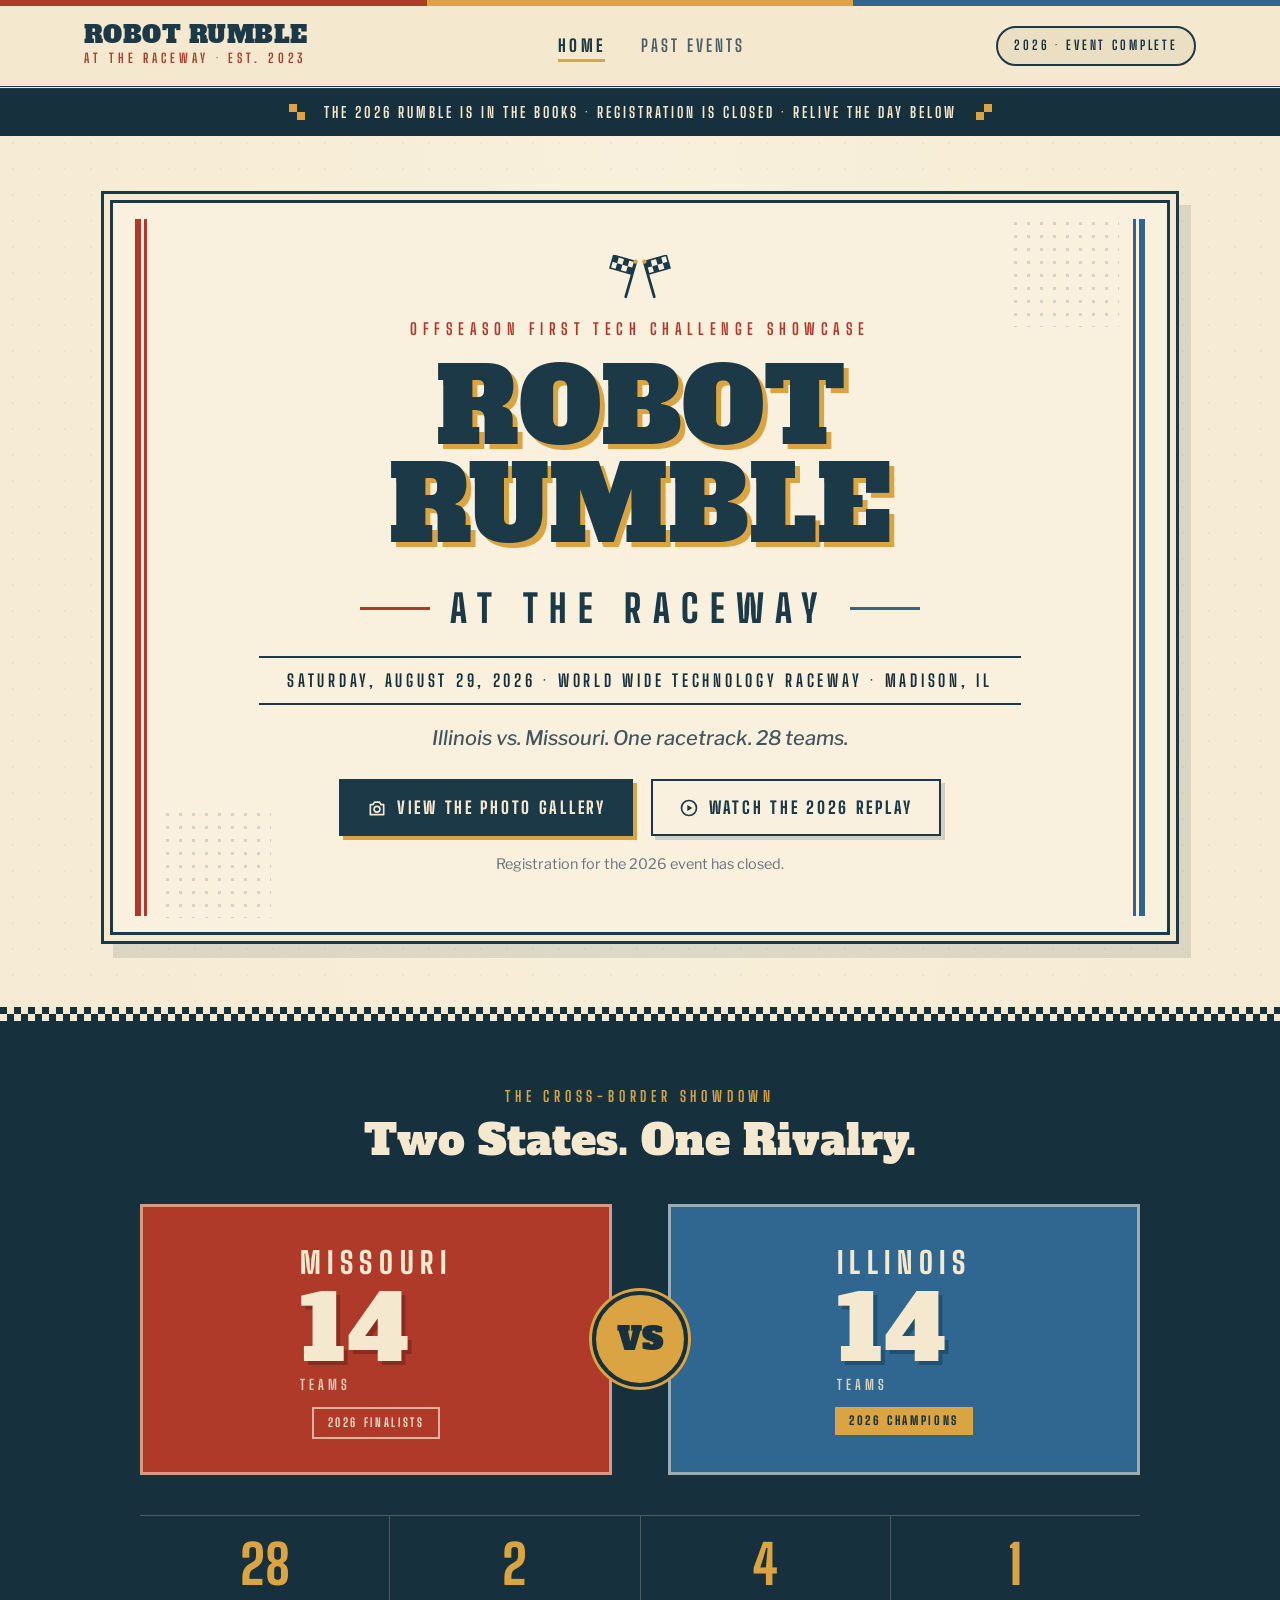
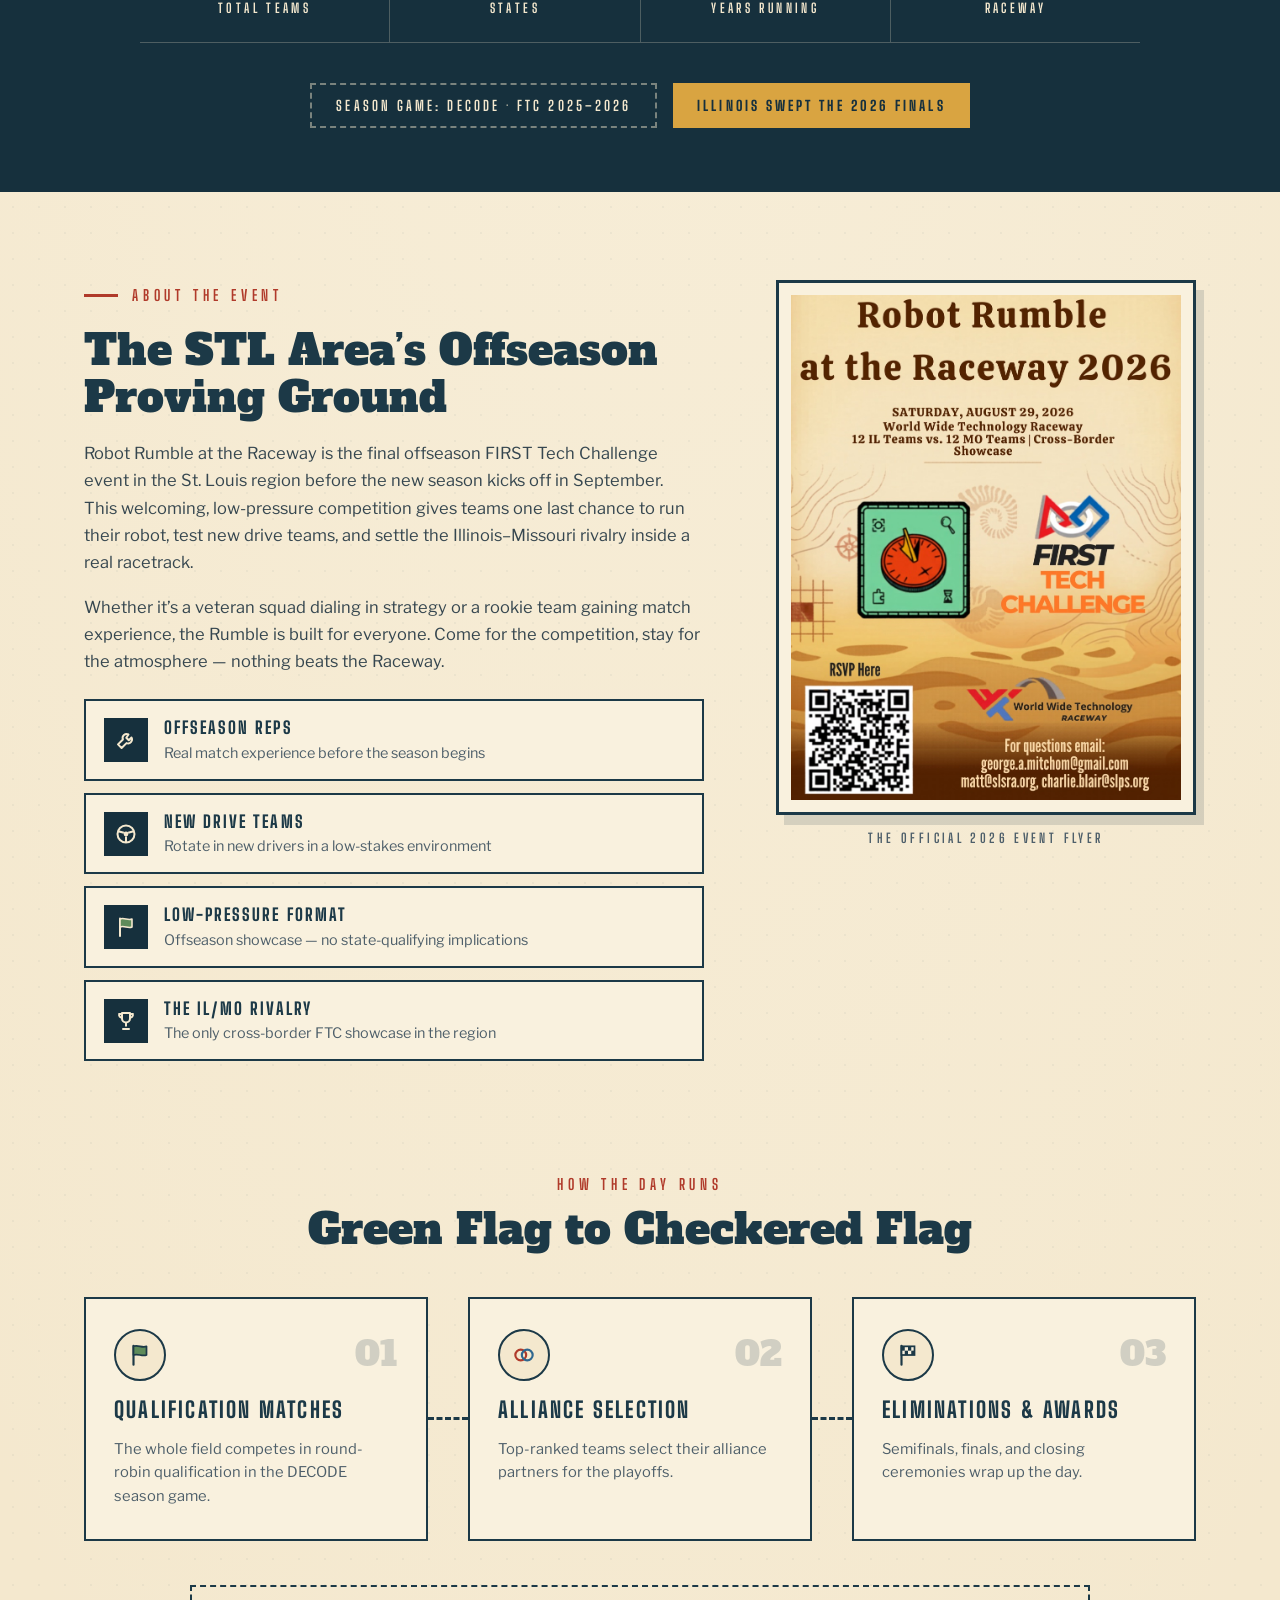
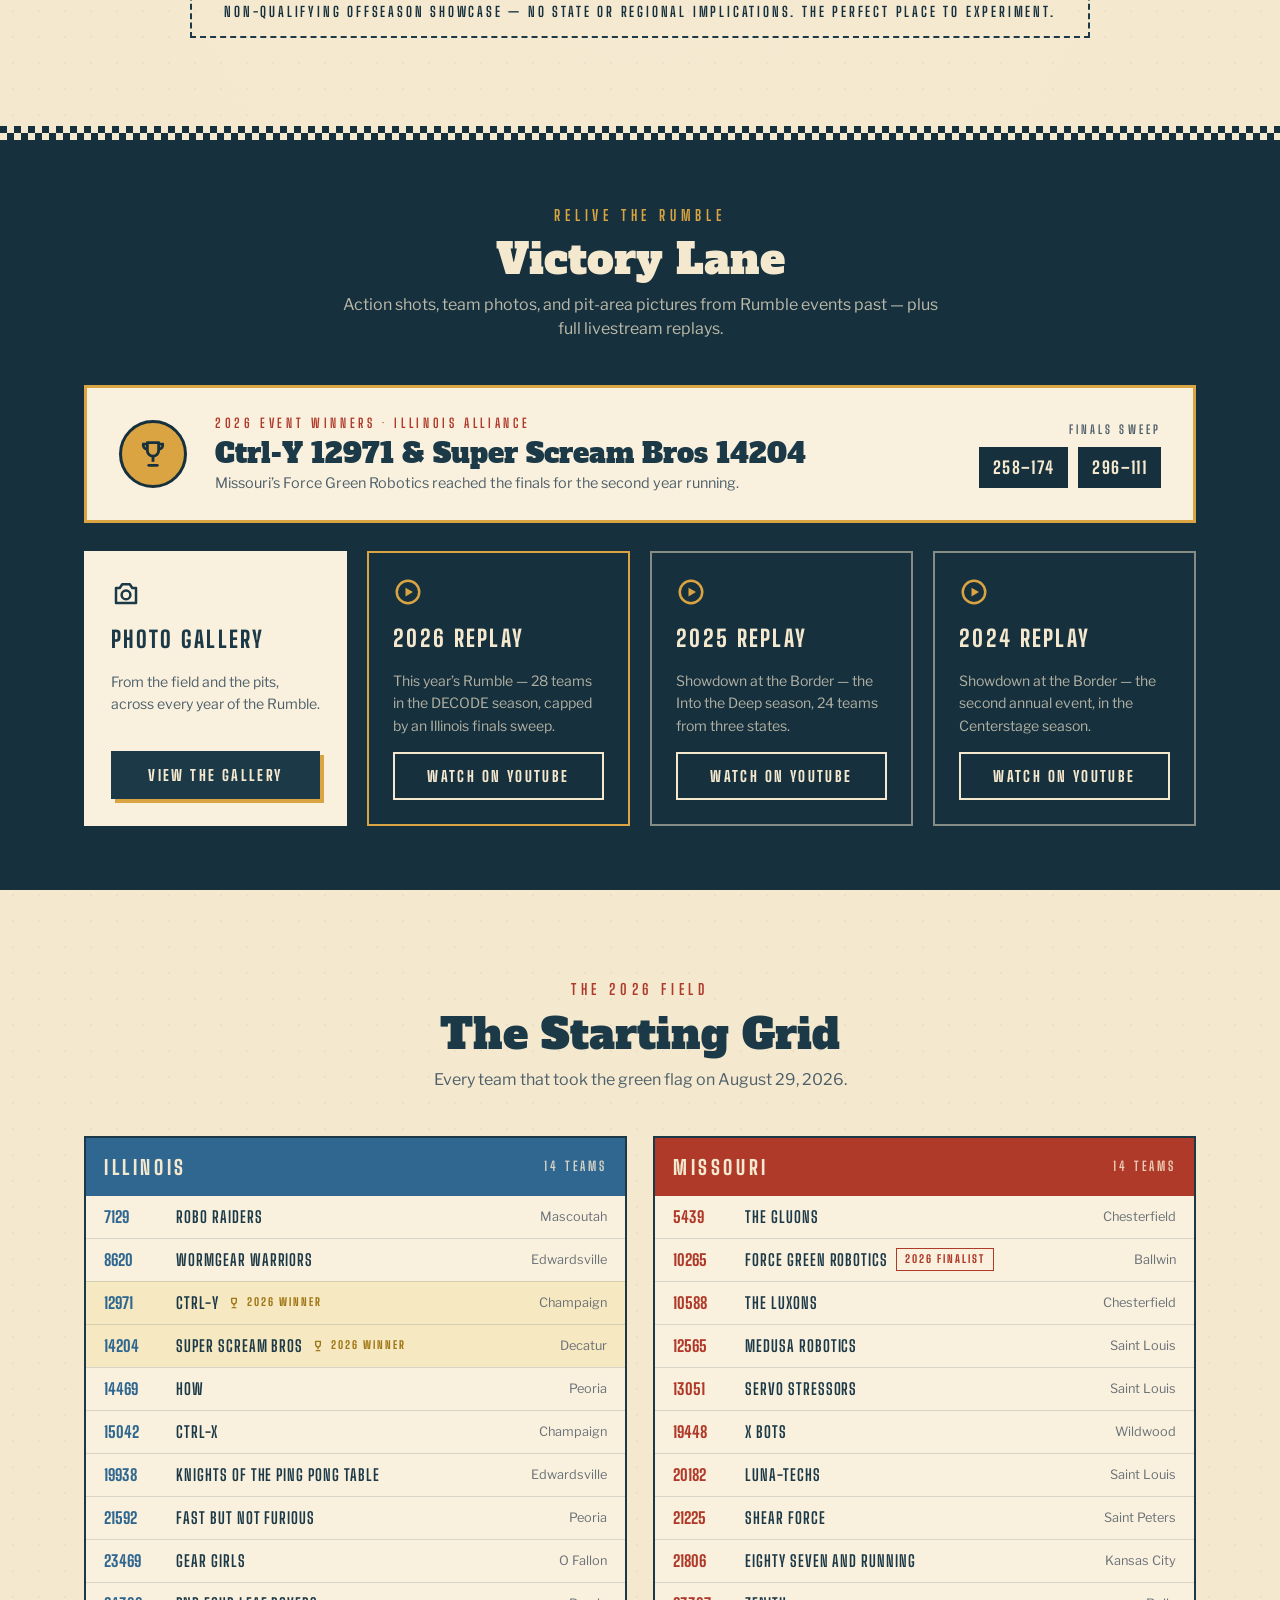
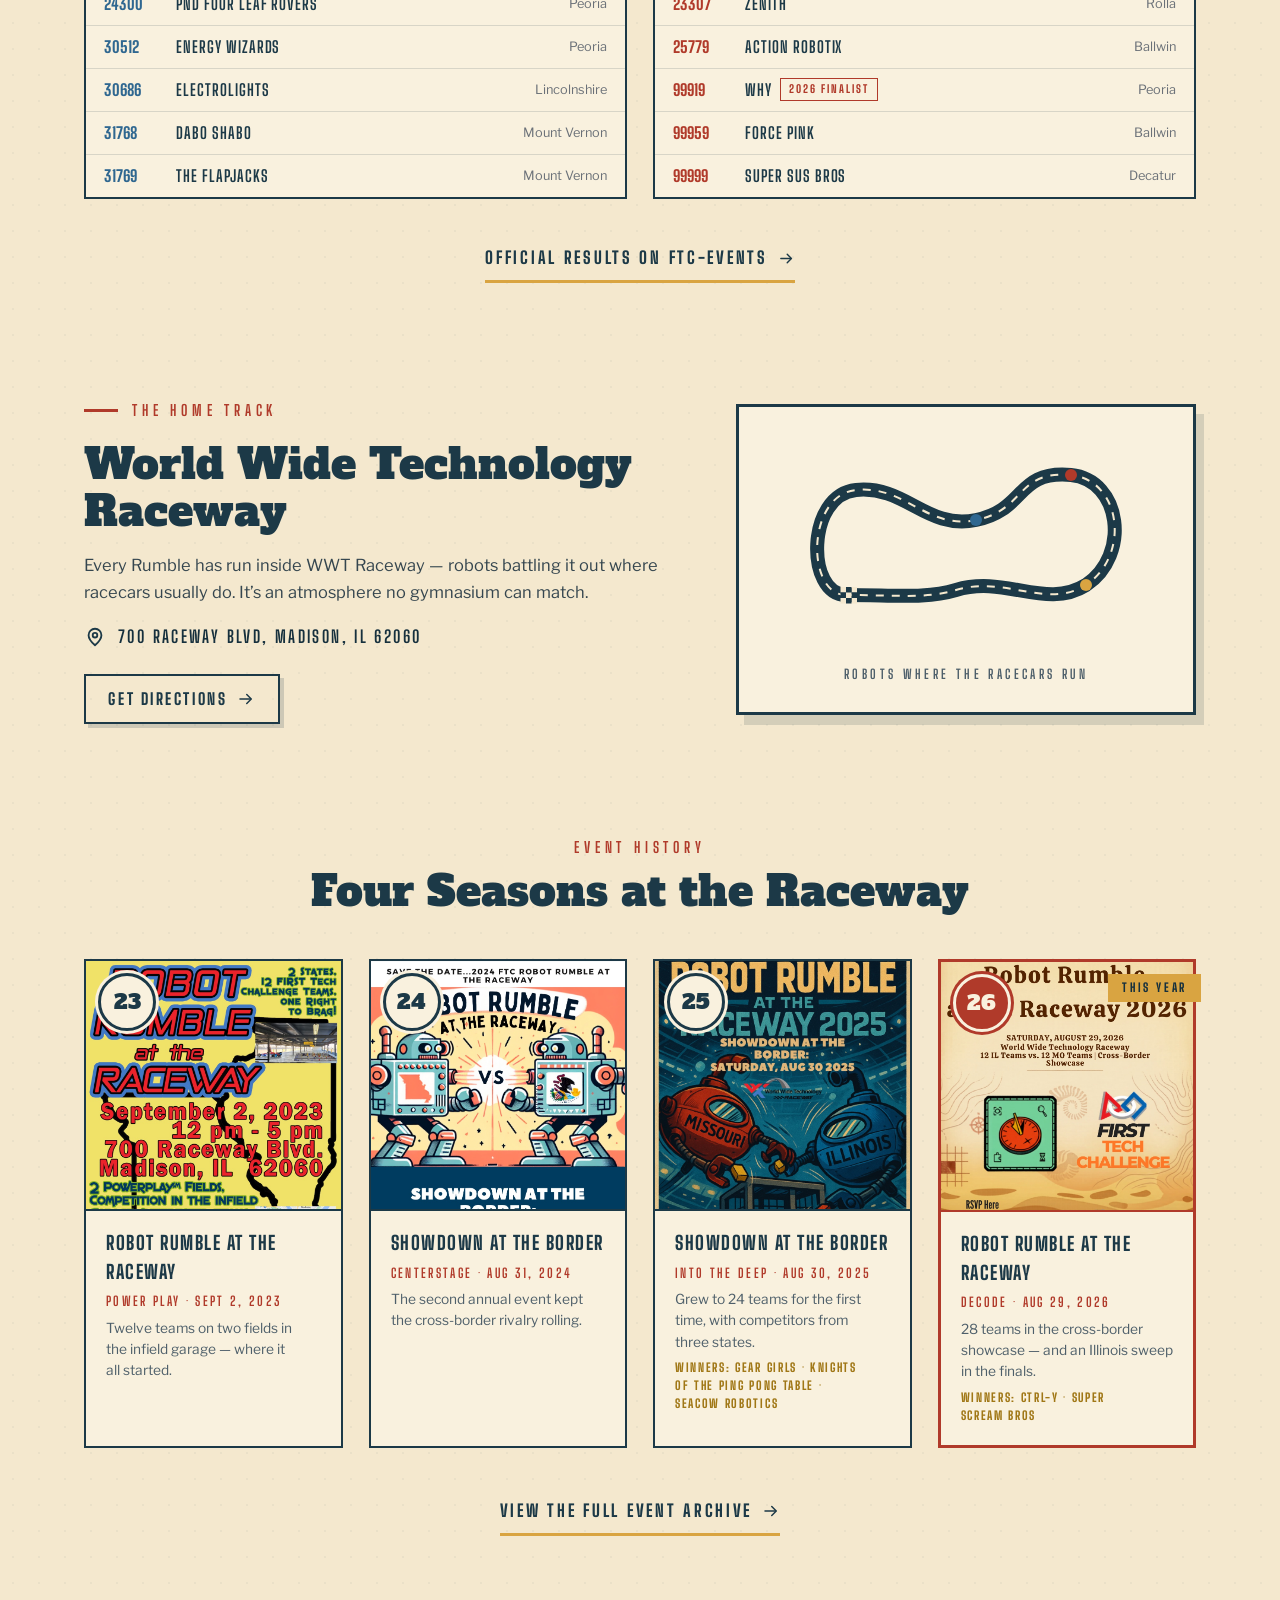
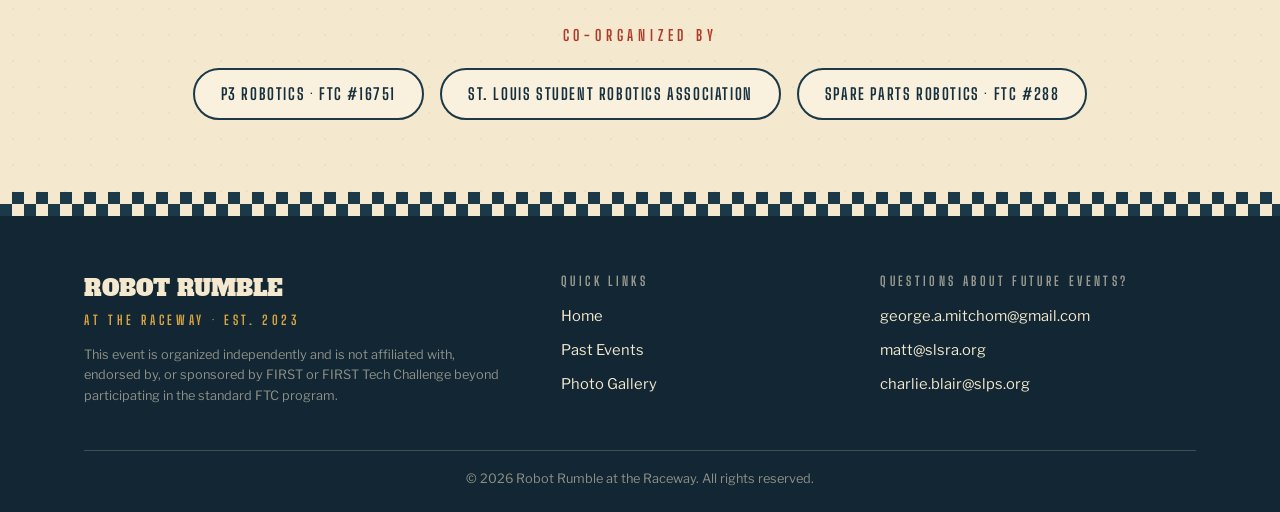
<file: index.html>
<!DOCTYPE html>
<html lang="en">
<head>
  <meta charset="UTF-8">
  <meta name="viewport" content="width=device-width, initial-scale=1.0">
  <title>Robot Rumble at the Raceway – Offseason FTC Showcase</title>
  <meta name="description" content="Robot Rumble at the Raceway is the St. Louis area's offseason FIRST Tech Challenge showcase — Illinois vs. Missouri at World Wide Technology Raceway. The 2026 event is complete: results, photos, and replays.">

  <meta property="og:title" content="Robot Rumble at the Raceway – Offseason FTC Showcase">
  <meta property="og:description" content="Illinois vs. Missouri. One racetrack. 28 teams. The 2026 Rumble is in the books — see the results, photos, and replays.">
  <meta property="og:type" content="website">
  <meta property="og:image" content="images/flyer-2026.jpg">

  <link rel="preconnect" href="https://fonts.googleapis.com">
  <link rel="preconnect" href="https://fonts.gstatic.com" crossorigin>
  <link href="https://fonts.googleapis.com/css2?family=Alfa+Slab+One&family=Big+Shoulders+Display:wght@500;600;700;800&family=Libre+Franklin:ital,wght@0,400;0,500;0,600;0,700;1,400;1,500&display=swap" rel="stylesheet">
  <link rel="stylesheet" href="css/styles.css">
</head>
<body>
<a href="#main" class="skip-link">Skip to main content</a>

<div class="stripe" aria-hidden="true"><span></span><span></span><span></span></div>

<nav class="site-nav" aria-label="Main navigation">
  <div class="container">
    <a class="nav-logo" href="index.html" aria-label="Robot Rumble at the Raceway – Home">
      <strong>ROBOT RUMBLE</strong>
      <span>At the Raceway · Est. 2023</span>
    </a>
    <ul class="nav-links">
      <li><a href="index.html" class="active">Home</a></li>
      <li><a href="history.html">Past Events</a></li>
    </ul>
    <span class="chip chip--nav">2026 · Event Complete</span>
    <button class="nav-hamburger" aria-label="Menu" aria-expanded="false"><span></span><span></span><span></span></button>
  </div>
</nav>

<div class="ribbon" role="status">
  <svg width="18" height="18" viewBox="0 0 18 18" fill="none" aria-hidden="true"><rect x="1" y="1" width="8" height="8" fill="#D9A441"/><rect x="9" y="9" width="8" height="8" fill="#D9A441"/></svg>
  <span>The 2026 Rumble is in the books · Registration is closed · Relive the day below</span>
  <svg width="18" height="18" viewBox="0 0 18 18" fill="none" aria-hidden="true"><rect x="9" y="1" width="8" height="8" fill="#D9A441"/><rect x="1" y="9" width="8" height="8" fill="#D9A441"/></svg>
</div>

<main id="main">

<!-- HERO POSTER -->
<section class="hero" aria-label="Robot Rumble at the Raceway 2026">
  <div class="poster">
    <div class="poster-stripe poster-stripe--left" aria-hidden="true"><span></span><span></span></div>
    <div class="poster-stripe poster-stripe--right" aria-hidden="true"><span></span><span></span></div>
    <div class="halftone halftone--tr" aria-hidden="true"></div>
    <div class="halftone halftone--bl" aria-hidden="true"></div>

    <svg width="64" height="44" viewBox="0 0 56 40" fill="none" aria-hidden="true">
      <line x1="15" y1="38" x2="24" y2="7" stroke="#1C3947" stroke-width="2.5" stroke-linecap="round"/>
      <line x1="41" y1="38" x2="32" y2="7" stroke="#1C3947" stroke-width="2.5" stroke-linecap="round"/>
      <g transform="translate(24 7) rotate(16)">
        <rect x="-21" y="-1" width="20" height="12" fill="#F9F1DE" stroke="#1C3947" stroke-width="1.5"/>
        <rect x="-21" y="-1" width="5" height="6" fill="#1C3947"/><rect x="-11" y="-1" width="5" height="6" fill="#1C3947"/>
        <rect x="-16" y="5" width="5" height="6" fill="#1C3947"/><rect x="-6" y="5" width="5" height="6" fill="#1C3947"/>
      </g>
      <g transform="translate(32 7) rotate(-16)">
        <rect x="1" y="-1" width="20" height="12" fill="#F9F1DE" stroke="#1C3947" stroke-width="1.5"/>
        <rect x="1" y="-1" width="5" height="6" fill="#1C3947"/><rect x="11" y="-1" width="5" height="6" fill="#1C3947"/>
        <rect x="6" y="5" width="5" height="6" fill="#1C3947"/><rect x="16" y="5" width="5" height="6" fill="#1C3947"/>
      </g>
      <circle cx="24" cy="6" r="2" fill="#D9A441"/><circle cx="32" cy="6" r="2" fill="#D9A441"/>
    </svg>

    <p class="poster-eyebrow">Offseason FIRST Tech Challenge Showcase</p>
    <h1 class="poster-title">Robot Rumble</h1>
    <div class="poster-sub"><span></span><em>At the Raceway</em><span></span></div>
    <p class="date-strip">Saturday, August 29, 2026 · World Wide Technology Raceway · Madison, IL</p>
    <p class="tagline">Illinois vs. Missouri. One racetrack. 28 teams.</p>

    <div class="cta-row">
      <a href="https://photos.app.goo.gl/aUavigJgjs9KU6tX7" target="_blank" rel="noopener" class="btn btn-primary">
        <svg width="20" height="20" viewBox="0 0 24 24" fill="none" aria-hidden="true"><path d="M4 8h3l2-3h6l2 3h3v12H4V8z" stroke="currentColor" stroke-width="2" stroke-linejoin="round"/><circle cx="12" cy="13.5" r="3.5" stroke="currentColor" stroke-width="2"/></svg>
        View the Photo Gallery
      </a>
      <a href="https://www.youtube.com/live/cN9c4u2Dwdw?si=y6pZyR-gm_f7dKUS" target="_blank" rel="noopener" class="btn btn-outline">
        <svg width="20" height="20" viewBox="0 0 24 24" fill="none" aria-hidden="true"><circle cx="12" cy="12" r="9" stroke="currentColor" stroke-width="2"/><path d="M10 8.5l6 3.5-6 3.5v-7z" fill="currentColor"/></svg>
        Watch the 2026 Replay
      </a>
    </div>
    <p class="note">Registration for the 2026 event has closed.</p>
  </div>
</section>

<!-- MATCHUP -->
<div class="checker-thin" aria-hidden="true"></div>
<section class="band" aria-labelledby="matchup-heading">
  <div class="container matchup">
    <div class="section-head section-head--cream" style="margin-bottom:0;">
      <span class="label label--gold">The Cross-Border Showdown</span>
      <h2 id="matchup-heading" class="heading heading--cream">Two States. One Rivalry.</h2>
    </div>

    <div class="vs-row">
      <div class="side side--mo">
        <div class="side-top">
          <h3>Missouri</h3>
          <div><div class="big">14</div><div class="small">Teams</div></div>
        </div>
        <span class="tag tag--cream">2026 Finalists</span>
      </div>
      <div class="vs-col"><div class="vs-badge" aria-label="versus">VS</div></div>
      <div class="side side--il">
        <div class="side-top">
          <h3>Illinois</h3>
          <div><div class="big">14</div><div class="small">Teams</div></div>
        </div>
        <span class="tag tag--gold">2026 Champions</span>
      </div>
    </div>

    <dl class="stats-strip">
      <div class="stat"><dd><strong>28</strong></dd><dt><span>Total Teams</span></dt></div>
      <div class="stat"><dd><strong>2</strong></dd><dt><span>States</span></dt></div>
      <div class="stat"><dd><strong>4</strong></dd><dt><span>Years Running</span></dt></div>
      <div class="stat"><dd><strong>1</strong></dd><dt><span>Raceway</span></dt></div>
    </dl>

    <div class="chip-row">
      <span class="chip chip--dashed">Season Game: DECODE · FTC 2025–2026</span>
      <span class="chip chip--gold">Illinois Swept the 2026 Finals</span>
    </div>
  </div>
</section>

<!-- ABOUT -->
<section class="section" aria-labelledby="about-heading">
  <div class="container about-grid">
    <div>
      <span class="label label--rule">About the Event</span>
      <h2 id="about-heading" class="heading">The STL Area’s Offseason Proving Ground</h2>
      <div class="lede">
        <p>Robot Rumble at the Raceway is the final offseason FIRST Tech Challenge event in the St. Louis region before the new season kicks off in September. This welcoming, low-pressure competition gives teams one last chance to run their robot, test new drive teams, and settle the Illinois–Missouri rivalry inside a real racetrack.</p>
        <p>Whether it’s a veteran squad dialing in strategy or a rookie team gaining match experience, the Rumble is built for everyone. Come for the competition, stay for the atmosphere — nothing beats the Raceway.</p>
      </div>
      <ul class="benefits">
        <li class="benefit">
          <div class="benefit-icon"><svg width="24" height="24" viewBox="0 0 24 24" fill="none" aria-hidden="true"><path d="M14.5 6.5a4 4 0 0 0-5.6 5L4 16.4 7.6 20l4.9-4.9a4 4 0 0 0 5-5.6l-2.7 2.7-2.5-2.5 2.2-3.2z" stroke="#F4E8CE" stroke-width="2" stroke-linejoin="round"/></svg></div>
          <div><strong>Offseason Reps</strong><span>Real match experience before the season begins</span></div>
        </li>
        <li class="benefit">
          <div class="benefit-icon"><svg width="24" height="24" viewBox="0 0 24 24" fill="none" aria-hidden="true"><circle cx="12" cy="12" r="8.5" stroke="#F4E8CE" stroke-width="2"/><circle cx="12" cy="12" r="2.4" fill="#F4E8CE"/><line x1="12" y1="14.4" x2="12" y2="20.5" stroke="#F4E8CE" stroke-width="2"/><line x1="9.9" y1="10.8" x2="4.2" y2="9.2" stroke="#F4E8CE" stroke-width="2"/><line x1="14.1" y1="10.8" x2="19.8" y2="9.2" stroke="#F4E8CE" stroke-width="2"/></svg></div>
          <div><strong>New Drive Teams</strong><span>Rotate in new drivers in a low-stakes environment</span></div>
        </li>
        <li class="benefit">
          <div class="benefit-icon"><svg width="24" height="24" viewBox="0 0 24 24" fill="none" aria-hidden="true"><line x1="6" y1="21" x2="6" y2="3.5" stroke="#F4E8CE" stroke-width="2" stroke-linecap="round"/><path d="M6 4c4-1.8 8 1.8 12 0v8c-4 1.8-8-1.8-12 0z" fill="#5E8B5A" stroke="#F4E8CE" stroke-width="1.6" stroke-linejoin="round"/></svg></div>
          <div><strong>Low-Pressure Format</strong><span>Offseason showcase — no state-qualifying implications</span></div>
        </li>
        <li class="benefit">
          <div class="benefit-icon"><svg width="24" height="24" viewBox="0 0 24 24" fill="none" aria-hidden="true"><path d="M8 4h8v5.5a4 4 0 0 1-8 0z" stroke="#F4E8CE" stroke-width="2" stroke-linejoin="round"/><path d="M8 5H5.2a2.8 2.8 0 0 0 2.9 3.6" stroke="#F4E8CE" stroke-width="2"/><path d="M16 5h2.8a2.8 2.8 0 0 1-2.9 3.6" stroke="#F4E8CE" stroke-width="2"/><line x1="12" y1="13.5" x2="12" y2="17.5" stroke="#F4E8CE" stroke-width="2"/><line x1="9" y1="20" x2="15" y2="20" stroke="#F4E8CE" stroke-width="2" stroke-linecap="round"/></svg></div>
          <div><strong>The IL/MO Rivalry</strong><span>The only cross-border FTC showcase in the region</span></div>
        </li>
      </ul>
    </div>
    <figure class="figure">
      <div class="flyer-frame"><img src="images/flyer-2026.jpg" alt="Robot Rumble at the Raceway 2026 event flyer" width="390" height="505" loading="lazy"></div>
      <figcaption>The official 2026 event flyer</figcaption>
    </figure>
  </div>
</section>

<!-- FORMAT -->
<section class="section section--tight" aria-labelledby="format-heading">
  <div class="container">
    <div class="section-head">
      <span class="label">How the Day Runs</span>
      <h2 id="format-heading" class="heading">Green Flag to Checkered Flag</h2>
    </div>
    <ol class="steps">
      <li class="step">
        <div class="step-top">
          <div class="step-icon"><svg width="26" height="26" viewBox="0 0 24 24" fill="none" aria-hidden="true"><line x1="6" y1="21" x2="6" y2="3.5" stroke="#1C3947" stroke-width="2" stroke-linecap="round"/><path d="M6 4c4-1.8 8 1.8 12 0v8c-4 1.8-8-1.8-12 0z" fill="#5E8B5A" stroke="#1C3947" stroke-width="1.6" stroke-linejoin="round"/></svg></div>
          <span class="step-num" aria-hidden="true">01</span>
        </div>
        <h3>Qualification Matches</h3>
        <p>The whole field competes in round-robin qualification in the DECODE season game.</p>
      </li>
      <li class="step-connector" aria-hidden="true"></li>
      <li class="step">
        <div class="step-top">
          <div class="step-icon"><svg width="26" height="26" viewBox="0 0 24 24" fill="none" aria-hidden="true"><circle cx="9" cy="12" r="5" stroke="#B03A2A" stroke-width="2"/><circle cx="15" cy="12" r="5" stroke="#2F6790" stroke-width="2"/></svg></div>
          <span class="step-num" aria-hidden="true">02</span>
        </div>
        <h3>Alliance Selection</h3>
        <p>Top-ranked teams select their alliance partners for the playoffs.</p>
      </li>
      <li class="step-connector" aria-hidden="true"></li>
      <li class="step">
        <div class="step-top">
          <div class="step-icon"><svg width="26" height="26" viewBox="0 0 24 24" fill="none" aria-hidden="true"><line x1="6" y1="21" x2="6" y2="3.5" stroke="#1C3947" stroke-width="2" stroke-linecap="round"/><rect x="6" y="4" width="12" height="8" fill="#F9F1DE" stroke="#1C3947" stroke-width="1.6"/><rect x="6" y="4" width="3" height="4" fill="#1C3947"/><rect x="12" y="4" width="3" height="4" fill="#1C3947"/><rect x="9" y="8" width="3" height="4" fill="#1C3947"/><rect x="15" y="8" width="3" height="4" fill="#1C3947"/></svg></div>
          <span class="step-num" aria-hidden="true">03</span>
        </div>
        <h3>Eliminations &amp; Awards</h3>
        <p>Semifinals, finals, and closing ceremonies wrap up the day.</p>
      </li>
    </ol>
    <p class="format-note">Non-qualifying offseason showcase — no state or regional implications. The perfect place to experiment.</p>
  </div>
</section>

<!-- VICTORY LANE -->
<div class="checker-thin" aria-hidden="true"></div>
<section class="band" aria-labelledby="victory-heading">
  <div class="container">
    <div class="section-head section-head--cream">
      <span class="label label--gold">Relive the Rumble</span>
      <h2 id="victory-heading" class="heading heading--cream">Victory Lane</h2>
      <p>Action shots, team photos, and pit-area pictures from Rumble events past — plus full livestream replays.</p>
    </div>

    <div class="champions">
      <div class="trophy-badge"><svg width="34" height="34" viewBox="0 0 24 24" fill="none" aria-hidden="true"><path d="M8 4h8v5.5a4 4 0 0 1-8 0z" stroke="#16303D" stroke-width="2" stroke-linejoin="round"/><path d="M8 5H5.2a2.8 2.8 0 0 0 2.9 3.6" stroke="#16303D" stroke-width="2"/><path d="M16 5h2.8a2.8 2.8 0 0 1-2.9 3.6" stroke="#16303D" stroke-width="2"/><line x1="12" y1="13.5" x2="12" y2="17.5" stroke="#16303D" stroke-width="2"/><line x1="9" y1="20" x2="15" y2="20" stroke="#16303D" stroke-width="2" stroke-linecap="round"/></svg></div>
      <div class="champions-body">
        <span class="champions-label">2026 Event Winners · Illinois Alliance</span>
        <h3 class="champions-names">Ctrl-Y 12971 &amp; Super Scream Bros 14204</h3>
        <p class="champions-note">Missouri’s Force Green Robotics reached the finals for the second year running.</p>
      </div>
      <div class="scores">
        <small>Finals Sweep</small>
        <div><span class="score">258–174</span><span class="score">296–111</span></div>
      </div>
    </div>

    <div class="relive-grid">
      <div class="relive-card relive-card--primary">
        <svg width="30" height="30" viewBox="0 0 24 24" fill="none" aria-hidden="true"><path d="M4 8h3l2-3h6l2 3h3v12H4V8z" stroke="#1C3947" stroke-width="2" stroke-linejoin="round"/><circle cx="12" cy="13.5" r="3.5" stroke="#1C3947" stroke-width="2"/></svg>
        <h3>Photo Gallery</h3>
        <p>From the field and the pits, across every year of the Rumble.</p>
        <a href="https://photos.app.goo.gl/aUavigJgjs9KU6tX7" target="_blank" rel="noopener" class="btn btn-primary">View the Gallery</a>
      </div>
      <div class="relive-card relive-card--featured">
        <svg width="30" height="30" viewBox="0 0 24 24" fill="none" aria-hidden="true"><circle cx="12" cy="12" r="9" stroke="#D9A441" stroke-width="2"/><path d="M10 8.5l6 3.5-6 3.5v-7z" fill="#D9A441"/></svg>
        <h3>2026 Replay</h3>
        <p>This year’s Rumble — 28 teams in the DECODE season, capped by an Illinois finals sweep.</p>
        <a href="https://www.youtube.com/live/cN9c4u2Dwdw?si=y6pZyR-gm_f7dKUS" target="_blank" rel="noopener" class="btn btn-cream">Watch on YouTube</a>
      </div>
      <div class="relive-card">
        <svg width="30" height="30" viewBox="0 0 24 24" fill="none" aria-hidden="true"><circle cx="12" cy="12" r="9" stroke="#D9A441" stroke-width="2"/><path d="M10 8.5l6 3.5-6 3.5v-7z" fill="#D9A441"/></svg>
        <h3>2025 Replay</h3>
        <p>Showdown at the Border — the Into the Deep season, 24 teams from three states.</p>
        <a href="https://www.youtube.com/live/MuAA9DQqqlg?si=lywQB2dQxaE2_0La" target="_blank" rel="noopener" class="btn btn-cream">Watch on YouTube</a>
      </div>
      <div class="relive-card">
        <svg width="30" height="30" viewBox="0 0 24 24" fill="none" aria-hidden="true"><circle cx="12" cy="12" r="9" stroke="#D9A441" stroke-width="2"/><path d="M10 8.5l6 3.5-6 3.5v-7z" fill="#D9A441"/></svg>
        <h3>2024 Replay</h3>
        <p>Showdown at the Border — the second annual event, in the Centerstage season.</p>
        <a href="https://www.youtube.com/live/BntCTcFaF9o?si=IGMziCintnK0rWya" target="_blank" rel="noopener" class="btn btn-cream">Watch on YouTube</a>
      </div>
    </div>
  </div>
</section>

<!-- STARTING GRID -->
<section class="section" aria-labelledby="grid-heading">
  <div class="container">
    <div class="section-head">
      <span class="label">The 2026 Field</span>
      <h2 id="grid-heading" class="heading">The Starting Grid</h2>
      <p>Every team that took the green flag on August 29, 2026.</p>
    </div>

    <div class="rosters">
      <div class="roster roster--il">
        <div class="roster-head roster-head--il"><h3>Illinois</h3><span>14 Teams</span></div>
        <ol>
          <li class="roster-row"><span class="num">7129</span><span class="name">Robo Raiders</span><span class="city">Mascoutah</span></li>
          <li class="roster-row"><span class="num">8620</span><span class="name">Wormgear Warriors</span><span class="city">Edwardsville</span></li>
          <li class="roster-row roster-row--winner"><span class="num">12971</span><span class="name">Ctrl-Y <span class="tag-winner"><svg width="14" height="14" viewBox="0 0 24 24" fill="none" aria-hidden="true"><path d="M8 4h8v5.5a4 4 0 0 1-8 0z" stroke="#A07716" stroke-width="2.4" stroke-linejoin="round"/><line x1="12" y1="13.5" x2="12" y2="17.5" stroke="#A07716" stroke-width="2.4"/><line x1="9" y1="20" x2="15" y2="20" stroke="#A07716" stroke-width="2.4" stroke-linecap="round"/></svg>2026 Winner</span></span><span class="city">Champaign</span></li>
          <li class="roster-row roster-row--winner"><span class="num">14204</span><span class="name">Super Scream Bros <span class="tag-winner"><svg width="14" height="14" viewBox="0 0 24 24" fill="none" aria-hidden="true"><path d="M8 4h8v5.5a4 4 0 0 1-8 0z" stroke="#A07716" stroke-width="2.4" stroke-linejoin="round"/><line x1="12" y1="13.5" x2="12" y2="17.5" stroke="#A07716" stroke-width="2.4"/><line x1="9" y1="20" x2="15" y2="20" stroke="#A07716" stroke-width="2.4" stroke-linecap="round"/></svg>2026 Winner</span></span><span class="city">Decatur</span></li>
          <li class="roster-row"><span class="num">14469</span><span class="name">HOW</span><span class="city">Peoria</span></li>
          <li class="roster-row"><span class="num">15042</span><span class="name">Ctrl-X</span><span class="city">Champaign</span></li>
          <li class="roster-row"><span class="num">19938</span><span class="name">Knights of the Ping Pong Table</span><span class="city">Edwardsville</span></li>
          <li class="roster-row"><span class="num">21592</span><span class="name">Fast But Not Furious</span><span class="city">Peoria</span></li>
          <li class="roster-row"><span class="num">23469</span><span class="name">Gear Girls</span><span class="city">O Fallon</span></li>
          <li class="roster-row"><span class="num">24300</span><span class="name">PND Four Leaf Rovers</span><span class="city">Peoria</span></li>
          <li class="roster-row"><span class="num">30512</span><span class="name">Energy Wizards</span><span class="city">Peoria</span></li>
          <li class="roster-row"><span class="num">30686</span><span class="name">Electrolights</span><span class="city">Lincolnshire</span></li>
          <li class="roster-row"><span class="num">31768</span><span class="name">Dabo Shabo</span><span class="city">Mount Vernon</span></li>
          <li class="roster-row"><span class="num">31769</span><span class="name">The Flapjacks</span><span class="city">Mount Vernon</span></li>
        </ol>
      </div>

      <div class="roster roster--mo">
        <div class="roster-head roster-head--mo"><h3>Missouri</h3><span>14 Teams</span></div>
        <ol>
          <li class="roster-row"><span class="num">5439</span><span class="name">The GLUONS</span><span class="city">Chesterfield</span></li>
          <li class="roster-row"><span class="num">10265</span><span class="name">Force Green Robotics <span class="tag-finalist">2026 Finalist</span></span><span class="city">Ballwin</span></li>
          <li class="roster-row"><span class="num">10588</span><span class="name">The LUXONS</span><span class="city">Chesterfield</span></li>
          <li class="roster-row"><span class="num">12565</span><span class="name">Medusa Robotics</span><span class="city">Saint Louis</span></li>
          <li class="roster-row"><span class="num">13051</span><span class="name">Servo Stressors</span><span class="city">Saint Louis</span></li>
          <li class="roster-row"><span class="num">19448</span><span class="name">X BOTS</span><span class="city">Wildwood</span></li>
          <li class="roster-row"><span class="num">20182</span><span class="name">Luna-Techs</span><span class="city">Saint Louis</span></li>
          <li class="roster-row"><span class="num">21225</span><span class="name">Shear Force</span><span class="city">Saint Peters</span></li>
          <li class="roster-row"><span class="num">21806</span><span class="name">Eighty Seven and Running</span><span class="city">Kansas City</span></li>
          <li class="roster-row"><span class="num">23307</span><span class="name">Zenith</span><span class="city">Rolla</span></li>
          <li class="roster-row"><span class="num">25779</span><span class="name">Action Robotix</span><span class="city">Ballwin</span></li>
          <li class="roster-row"><span class="num">99919</span><span class="name">Why <span class="tag-finalist">2026 Finalist</span></span><span class="city">Peoria</span></li>
          <li class="roster-row"><span class="num">99959</span><span class="name">Force Pink</span><span class="city">Ballwin</span></li>
          <li class="roster-row"><span class="num">99999</span><span class="name">Super Sus Bros</span><span class="city">Decatur</span></li>
        </ol>
      </div>
    </div>

    <div class="text-center">
      <a href="https://ftc-events.firstinspires.org/2025/USMOKSMAOS" target="_blank" rel="noopener" class="text-link">
        Official Results on FTC-Events
        <svg width="17" height="17" viewBox="0 0 24 24" fill="none" aria-hidden="true"><line x1="4" y1="12" x2="18" y2="12" stroke="currentColor" stroke-width="2" stroke-linecap="round"/><path d="M13 6l6 6-6 6" stroke="currentColor" stroke-width="2" stroke-linecap="round" stroke-linejoin="round"/></svg>
      </a>
    </div>
  </div>
</section>

<!-- VENUE -->
<section class="section section--tight" aria-labelledby="venue-heading">
  <div class="container venue-grid">
    <div>
      <span class="label label--rule">The Home Track</span>
      <h2 id="venue-heading" class="heading">World Wide Technology Raceway</h2>
      <div class="lede"><p>Every Rumble has run inside WWT Raceway — robots battling it out where racecars usually do. It’s an atmosphere no gymnasium can match.</p></div>
      <address class="address">
        <svg width="22" height="22" viewBox="0 0 24 24" fill="none" aria-hidden="true"><path d="M12 21s-7-6.2-7-11a7 7 0 0 1 14 0c0 4.8-7 11-7 11z" stroke="#1C3947" stroke-width="2" stroke-linejoin="round"/><circle cx="12" cy="10" r="2.5" stroke="#1C3947" stroke-width="2"/></svg>
        700 Raceway Blvd, Madison, IL 62060
      </address>
      <a href="https://maps.google.com/?q=700+Raceway+Blvd+Madison+IL+62060" target="_blank" rel="noopener" class="btn btn-outline btn-sm">
        Get Directions
        <svg width="18" height="18" viewBox="0 0 24 24" fill="none" aria-hidden="true"><line x1="4" y1="12" x2="18" y2="12" stroke="currentColor" stroke-width="2" stroke-linecap="round"/><path d="M13 6l6 6-6 6" stroke="currentColor" stroke-width="2" stroke-linecap="round" stroke-linejoin="round"/></svg>
      </a>
    </div>
    <figure class="circuit-card">
      <svg viewBox="0 0 360 220" fill="none" aria-hidden="true">
        <path d="M 60 160 C 20 160 20 60 70 55 C 120 50 140 95 190 85 C 240 75 230 35 285 40 C 335 45 345 120 300 150 C 260 175 220 140 170 155 C 140 164 110 160 60 160 Z" stroke="#1C3947" stroke-width="14" stroke-linejoin="round"/>
        <path d="M 60 160 C 20 160 20 60 70 55 C 120 50 140 95 190 85 C 240 75 230 35 285 40 C 335 45 345 120 300 150 C 260 175 220 140 170 155 C 140 164 110 160 60 160 Z" stroke="#F4E8CE" stroke-width="2" stroke-dasharray="8 8" stroke-linejoin="round"/>
        <g transform="translate(60 160) rotate(90)">
          <rect x="-8" y="-11" width="5.5" height="5.5" fill="#F4E8CE"/><rect x="-2.5" y="-11" width="5.5" height="5.5" fill="#1C3947"/><rect x="3" y="-11" width="5.5" height="5.5" fill="#F4E8CE"/>
          <rect x="-8" y="-5.5" width="5.5" height="5.5" fill="#1C3947"/><rect x="-2.5" y="-5.5" width="5.5" height="5.5" fill="#F4E8CE"/><rect x="3" y="-5.5" width="5.5" height="5.5" fill="#1C3947"/>
          <rect x="-8" y="0" width="5.5" height="5.5" fill="#F4E8CE"/><rect x="-2.5" y="0" width="5.5" height="5.5" fill="#1C3947"/><rect x="3" y="0" width="5.5" height="5.5" fill="#F4E8CE"/>
        </g>
        <circle cx="285" cy="40" r="6" fill="#B03A2A"/><circle cx="190" cy="85" r="6" fill="#2F6790"/><circle cx="300" cy="150" r="6" fill="#D9A441"/>
      </svg>
      <figcaption>Robots where the racecars run</figcaption>
    </figure>
  </div>
</section>

<!-- HISTORY -->
<section class="section section--tight" aria-labelledby="history-heading">
  <div class="container">
    <div class="section-head">
      <span class="label">Event History</span>
      <h2 id="history-heading" class="heading">Four Seasons at the Raceway</h2>
    </div>
    <div class="history-grid">
      <article class="history-card">
        <img src="images/flyer-2023.jpg" alt="2023 Robot Rumble at the Raceway flyer" loading="lazy">
        <div class="roundel" aria-label="2023">23</div>
        <div class="hc-body">
          <h3 class="hc-name">Robot Rumble at the Raceway</h3>
          <p class="hc-meta">Power Play · Sept 2, 2023</p>
          <p class="hc-desc">Twelve teams on two fields in the infield garage — where it all started.</p>
        </div>
      </article>
      <article class="history-card">
        <img src="images/flyer-2024.jpg" alt="2024 Showdown at the Border flyer" loading="lazy">
        <div class="roundel" aria-label="2024">24</div>
        <div class="hc-body">
          <h3 class="hc-name">Showdown at the Border</h3>
          <p class="hc-meta">Centerstage · Aug 31, 2024</p>
          <p class="hc-desc">The second annual event kept the cross-border rivalry rolling.</p>
        </div>
      </article>
      <article class="history-card">
        <img src="images/flyer-2025.jpg" alt="2025 Showdown at the Border flyer" loading="lazy">
        <div class="roundel" aria-label="2025">25</div>
        <div class="hc-body">
          <h3 class="hc-name">Showdown at the Border</h3>
          <p class="hc-meta">Into the Deep · Aug 30, 2025</p>
          <p class="hc-desc">Grew to 24 teams for the first time, with competitors from three states.</p>
          <p class="hc-winners">Winners: Gear Girls · Knights of the Ping Pong Table · SeaCow Robotics</p>
        </div>
      </article>
      <article class="history-card history-card--current">
        <img src="images/flyer-2026.jpg" alt="2026 Robot Rumble at the Raceway flyer" loading="lazy">
        <div class="roundel roundel--red" aria-label="2026">26</div>
        <span class="tag tag--gold this-year">This Year</span>
        <div class="hc-body">
          <h3 class="hc-name">Robot Rumble at the Raceway</h3>
          <p class="hc-meta">DECODE · Aug 29, 2026</p>
          <p class="hc-desc">28 teams in the cross-border showcase — and an Illinois sweep in the finals.</p>
          <p class="hc-winners">Winners: Ctrl-Y · Super Scream Bros</p>
        </div>
      </article>
    </div>
    <div class="text-center">
      <a href="history.html" class="text-link">
        View the Full Event Archive
        <svg width="18" height="18" viewBox="0 0 24 24" fill="none" aria-hidden="true"><line x1="4" y1="12" x2="18" y2="12" stroke="currentColor" stroke-width="2" stroke-linecap="round"/><path d="M13 6l6 6-6 6" stroke="currentColor" stroke-width="2" stroke-linecap="round" stroke-linejoin="round"/></svg>
      </a>
    </div>
  </div>
</section>

<!-- ORGANIZERS -->
<section class="container organizers" aria-label="Organizers">
  <span class="label">Co-Organized By</span>
  <div class="org-pills">
    <span class="org-pill">P3 Robotics · FTC #16751</span>
    <span class="org-pill">St. Louis Student Robotics Association</span>
    <span class="org-pill">Spare Parts Robotics · FTC #288</span>
  </div>
</section>

</main>

<div class="checker-strip" aria-hidden="true"></div>
<footer class="site-footer">
  <div class="container">
    <div class="footer-grid">
      <div class="footer-brand">
        <strong>ROBOT RUMBLE</strong>
        <span>At the Raceway · Est. 2023</span>
        <p class="footer-legal">This event is organized independently and is not affiliated with, endorsed by, or sponsored by FIRST or FIRST Tech Challenge beyond participating in the standard FTC program.</p>
      </div>
      <nav class="footer-col" aria-label="Footer navigation">
        <h4>Quick Links</h4>
        <ul>
          <li><a href="index.html">Home</a></li>
          <li><a href="history.html">Past Events</a></li>
          <li><a href="https://photos.app.goo.gl/aUavigJgjs9KU6tX7" target="_blank" rel="noopener">Photo Gallery</a></li>
        </ul>
      </nav>
      <div class="footer-col">
        <h4>Questions About Future Events?</h4>
        <ul>
          <li><a href="mailto:george.a.mitchom@gmail.com">george.a.mitchom@gmail.com</a></li>
          <li><a href="mailto:matt@slsra.org">matt@slsra.org</a></li>
          <li><a href="mailto:charlie.blair@slps.org">charlie.blair@slps.org</a></li>
        </ul>
      </div>
    </div>
    <div class="footer-bottom">© 2026 Robot Rumble at the Raceway. All rights reserved.</div>
  </div>
</footer>

<script src="js/main.js"></script>
</body>
</html>
</file>
<file: css/styles.css>
/* ============================================================
   ROBOT RUMBLE AT THE RACEWAY — "Vintage Rivalry Poster"
   ============================================================ */

:root {
  --cream: #F4E8CE;
  --paper: #F9F1DE;
  --paper-deep: #EADFC2;
  --paper-gold: #F6E8C0;
  --navy: #1C3947;
  --navy-deep: #16303D;
  --navy-footer: #122733;
  --red: #B03A2A;
  --blue: #2F6790;
  --gold: #D9A441;
  --gold-dark: #A07716;
  --green: #5E8B5A;
  --ink: #35464F;
  --muted: #4E5F6A;
  --faint: #6B7178;
  --cream-line: rgba(244, 232, 206, 0.25);
  --navy-line: rgba(28, 57, 71, 0.15);

  --display: 'Alfa Slab One', Rockwell, Georgia, serif;
  --condensed: 'Big Shoulders Display', 'Arial Narrow', Impact, sans-serif;
  --body: 'Libre Franklin', 'Helvetica Neue', Arial, sans-serif;

  --container: 1160px;
}

*, *::before, *::after { box-sizing: border-box; margin: 0; padding: 0; }

html { scroll-behavior: smooth; }

body {
  font-family: var(--body);
  color: var(--navy);
  background-color: var(--cream);
  background-image:
    radial-gradient(rgba(28, 57, 71, 0.045) 1px, transparent 1.4px),
    radial-gradient(ellipse 120% 80% at 50% 0%, rgba(249, 241, 222, 0.9), rgba(244, 232, 206, 0) 70%);
  background-size: 26px 26px, 100% 100%;
  -webkit-font-smoothing: antialiased;
  line-height: 1.5;
}

img { max-width: 100%; height: auto; display: block; }
a { color: var(--red); }
a:hover { color: #8E2E22; }
a:focus-visible, button:focus-visible { outline: 3px solid var(--gold); outline-offset: 3px; }
p { text-wrap: pretty; }
ul, ol { list-style: none; }
address { font-style: normal; }

.skip-link {
  position: absolute; top: -100%; left: 1rem; z-index: 1000;
  background: var(--gold); color: var(--navy-deep); font-weight: 700;
  padding: 0.5rem 1rem; text-decoration: none;
}
.skip-link:focus { top: 1rem; }

.container { max-width: var(--container); margin: 0 auto; padding: 0 1.5rem; }
.section { padding: 5.5rem 0; }
.section--tight { padding-top: 1.5rem; }
.text-center { text-align: center; }

/* ---- Type helpers ---- */
.label {
  display: inline-flex; align-items: center; gap: 14px;
  font-family: var(--condensed); font-weight: 700; font-size: 15px;
  letter-spacing: 0.32em; text-transform: uppercase; color: var(--red);
}
.label--rule::before { content: ''; width: 34px; height: 3px; background: var(--red); }
.label--gold { color: var(--gold); }
.heading {
  font-family: var(--display); font-weight: 400;
  font-size: clamp(2rem, 3.4vw, 2.65rem); line-height: 1.1; color: var(--navy);
}
.heading--cream { color: var(--cream); }
.section-head { display: flex; flex-direction: column; align-items: center; gap: 10px; text-align: center; margin-bottom: 2.75rem; }
.section-head p { font-size: 1rem; color: var(--muted); max-width: 620px; }
.section-head--cream p { color: rgba(244, 232, 206, 0.75); }
.lede p { font-size: 1.03rem; line-height: 1.65; color: var(--ink); margin-bottom: 1.1rem; }

/* ---- Patterns ---- */
.stripe { height: 6px; display: flex; }
.stripe span { flex: 1; }
.stripe span:nth-child(1) { background: var(--red); }
.stripe span:nth-child(2) { background: var(--gold); }
.stripe span:nth-child(3) { background: var(--blue); }

.checker-strip {
  height: 24px;
  background-image: repeating-conic-gradient(var(--navy) 0deg 90deg, var(--cream) 90deg 180deg);
  background-size: 24px 24px;
}
.checker-thin {
  height: 14px;
  background-image: repeating-conic-gradient(var(--cream) 0deg 90deg, var(--navy-deep) 90deg 180deg);
  background-size: 14px 14px;
}
.halftone {
  position: absolute; width: 110px; height: 110px; opacity: 0.45; pointer-events: none;
  background-image: radial-gradient(circle, rgba(28, 57, 71, 0.35) 1.6px, transparent 2px);
  background-size: 13px 13px;
}

/* ---- Buttons ---- */
.btn {
  display: inline-flex; align-items: center; justify-content: center; gap: 10px;
  min-height: 48px; padding: 0.85rem 1.6rem;
  font-family: var(--condensed); font-weight: 800; font-size: 17px; letter-spacing: 0.16em;
  text-transform: uppercase; text-decoration: none; border: 2px solid var(--navy);
  transition: transform 0.15s ease, box-shadow 0.15s ease;
}
.btn svg { flex-shrink: 0; }
.btn-primary { background: var(--navy); color: var(--cream); box-shadow: 4px 4px 0 var(--gold); }
.btn-primary:hover { color: var(--cream); transform: translate(-1px, -1px); box-shadow: 6px 6px 0 var(--gold); }
.btn-outline { background: transparent; color: var(--navy); box-shadow: 4px 4px 0 rgba(28, 57, 71, 0.18); }
.btn-outline:hover { color: var(--navy); background: var(--paper); transform: translate(-1px, -1px); box-shadow: 6px 6px 0 rgba(28, 57, 71, 0.18); }
.btn-cream { background: transparent; color: var(--cream); border-color: var(--cream); box-shadow: none; }
.btn-cream:hover { color: var(--navy-deep); background: var(--cream); }
.btn-sm { font-size: 16px; padding: 0.7rem 1.4rem; }

.text-link {
  display: inline-flex; align-items: center; gap: 10px; min-height: 44px;
  font-family: var(--condensed); font-weight: 800; font-size: 17px; letter-spacing: 0.16em;
  text-transform: uppercase; color: var(--navy); text-decoration: none;
  border-bottom: 3px solid var(--gold); padding-bottom: 2px;
}
.text-link:hover { color: var(--red); }

/* ---- Chips / tags ---- */
.chip {
  display: inline-block; padding: 8px 16px;
  font-family: var(--condensed); font-weight: 700; font-size: 13px; letter-spacing: 0.22em; text-transform: uppercase;
}
.chip--nav { border: 2px solid var(--navy); border-radius: 999px; background: var(--paper-deep); color: var(--navy-deep); }
.chip--dashed { border: 2px dashed rgba(244, 232, 206, 0.45); color: var(--cream); padding: 10px 24px; font-size: 14px; }
.chip--gold { background: var(--gold); color: var(--navy-deep); font-weight: 800; padding: 12px 24px; font-size: 14px; }
.tag {
  display: inline-block; padding: 5px 14px;
  font-family: var(--condensed); font-weight: 800; font-size: 12px; letter-spacing: 0.22em; text-transform: uppercase;
}
.tag--gold { background: var(--gold); color: var(--navy-deep); }
.tag--cream { border: 2px solid rgba(244, 232, 206, 0.7); color: var(--cream); font-weight: 700; }

/* ============================================================
   NAV
   ============================================================ */
.site-nav {
  position: sticky; top: 0; z-index: 100;
  background: var(--cream); border-bottom: 3px double var(--navy);
}
.site-nav .container { display: flex; align-items: center; justify-content: space-between; gap: 1rem; min-height: 80px; }
.nav-logo { display: flex; flex-direction: column; gap: 2px; text-decoration: none; }
.nav-logo strong { font-family: var(--display); font-weight: 400; font-size: 24px; line-height: 1; color: var(--navy); letter-spacing: 0.02em; }
.nav-logo span { font-family: var(--condensed); font-weight: 700; font-size: 13px; letter-spacing: 0.3em; text-transform: uppercase; color: var(--red); }
.nav-links { display: flex; align-items: center; gap: 2.25rem; }
.nav-links a {
  font-family: var(--condensed); font-weight: 700; font-size: 17px; letter-spacing: 0.18em; text-transform: uppercase;
  color: var(--muted); text-decoration: none; padding: 6px 0 3px; border-bottom: 3px solid transparent;
}
.nav-links a:hover { color: var(--navy); }
.nav-links a.active { color: var(--navy); font-weight: 800; border-bottom-color: var(--gold); }
.nav-hamburger { display: none; background: none; border: 2px solid var(--navy); padding: 9px 8px; cursor: pointer; }
.nav-hamburger span { display: block; width: 22px; height: 2px; background: var(--navy); margin: 4px 0; }

/* ---- Status ribbon ---- */
.ribbon {
  background: var(--navy-deep); color: var(--cream);
  display: flex; align-items: center; justify-content: center; gap: 18px; padding: 12px 1.5rem;
  font-family: var(--condensed); font-weight: 700; font-size: 15px; letter-spacing: 0.2em; text-transform: uppercase; text-align: center;
}
.ribbon svg { flex-shrink: 0; }

/* ============================================================
   HERO POSTER
   ============================================================ */
.hero { padding: 4rem 1.5rem 4.5rem; display: flex; justify-content: center; }
.poster {
  position: relative; width: 100%; max-width: 1060px;
  background: var(--paper); border: 3px solid var(--navy);
  box-shadow: 0 0 0 6px var(--cream), 0 0 0 9px var(--navy), 12px 14px 0 9px rgba(28, 57, 71, 0.12);
  padding: 3.25rem 4rem 3.5rem;
  display: flex; flex-direction: column; align-items: center; gap: 18px; text-align: center;
}
.poster-stripe { position: absolute; top: 16px; bottom: 16px; width: 12px; display: flex; gap: 3px; pointer-events: none; }
.poster-stripe--left { left: 22px; } .poster-stripe--left span:first-child { flex: 1; background: var(--red); } .poster-stripe--left span:last-child { width: 3px; background: var(--red); }
.poster-stripe--right { right: 22px; } .poster-stripe--right span:first-child { width: 3px; background: var(--blue); } .poster-stripe--right span:last-child { flex: 1; background: var(--blue); }
.poster .halftone--tr { top: 14px; right: 48px; }
.poster .halftone--bl { bottom: 14px; left: 48px; }
.poster-eyebrow { font-family: var(--condensed); font-weight: 700; font-size: 16px; letter-spacing: 0.34em; text-transform: uppercase; color: var(--red); }
.poster-title {
  font-family: var(--display); font-weight: 400;
  font-size: clamp(3rem, 8.2vw, 6.5rem); line-height: 0.95; color: var(--navy);
  text-shadow: 0.05em 0.05em 0 var(--gold); text-transform: uppercase;
}
.poster-sub { display: flex; align-items: center; justify-content: center; gap: 20px; margin-top: 6px; }
.poster-sub span { display: block; width: 70px; height: 3px; }
.poster-sub span:first-child { background: var(--red); }
.poster-sub span:last-child { background: var(--blue); }
.poster-sub em {
  font-style: normal; font-family: var(--condensed); font-weight: 800;
  font-size: clamp(1.4rem, 3vw, 2.6rem); letter-spacing: 0.3em; text-transform: uppercase; color: var(--navy);
}
.date-strip {
  border-top: 2px solid var(--navy); border-bottom: 2px solid var(--navy); padding: 10px 28px;
  font-family: var(--condensed); font-weight: 700; font-size: 17px; letter-spacing: 0.22em; text-transform: uppercase; color: var(--navy-deep);
}
.tagline { font-style: italic; font-weight: 500; font-size: 1.25rem; color: #43555F; }
.cta-row { display: flex; align-items: center; justify-content: center; flex-wrap: wrap; gap: 18px; margin-top: 8px; }
.note { font-size: 0.9rem; color: var(--faint); }

/* ============================================================
   MATCHUP BAND
   ============================================================ */
.band { background: var(--navy-deep); color: var(--cream); padding: 4rem 0; }
.matchup { display: flex; flex-direction: column; align-items: center; gap: 2.5rem; }
.vs-row { display: flex; align-items: stretch; width: 100%; max-width: 1000px; }
.side {
  flex: 1; padding: 2.25rem 2rem; display: flex; flex-direction: column; align-items: center; gap: 8px;
  box-shadow: inset 0 0 0 3px rgba(244, 232, 206, 0.55);
}
.side--mo { background: var(--red); }
.side--il { background: var(--blue); }
.side h3 { font-family: var(--condensed); font-weight: 800; font-size: 30px; letter-spacing: 0.22em; text-transform: uppercase; color: var(--cream); }
.side .big { font-family: var(--display); font-weight: 400; font-size: clamp(4rem, 7vw, 5.75rem); line-height: 1; color: var(--cream); text-shadow: 4px 4px 0 rgba(0, 0, 0, 0.22); }
.side .small { font-family: var(--condensed); font-weight: 700; font-size: 14px; letter-spacing: 0.3em; text-transform: uppercase; color: rgba(244, 232, 206, 0.85); }
.side .tag { margin-top: 4px; }
.vs-col { width: 108px; margin: 0 -26px; display: flex; align-items: center; justify-content: center; position: relative; z-index: 1; }
.vs-badge {
  width: 96px; height: 96px; border-radius: 999px; background: var(--gold);
  border: 4px solid var(--navy-deep); box-shadow: 0 0 0 3px var(--gold);
  display: flex; align-items: center; justify-content: center;
  font-family: var(--display); font-size: 32px; color: var(--navy-deep);
}
.stats-strip { display: flex; width: 100%; max-width: 1000px; border-top: 1px solid var(--cream-line); border-bottom: 1px solid var(--cream-line); }
.stat { flex: 1; display: flex; flex-direction: column; align-items: center; gap: 4px; padding: 22px 12px; border-left: 1px solid var(--cream-line); }
.stat:first-child { border-left: 0; }
.stat strong { font-family: var(--condensed); font-weight: 800; font-size: 54px; line-height: 1; color: var(--gold); }
.stat span { font-family: var(--condensed); font-weight: 700; font-size: 13px; letter-spacing: 0.26em; text-transform: uppercase; color: var(--cream); }
.chip-row { display: flex; align-items: center; justify-content: center; flex-wrap: wrap; gap: 16px; }

/* ============================================================
   ABOUT
   ============================================================ */
.about-grid { display: grid; grid-template-columns: minmax(0, 1fr) 420px; gap: 4.5rem; align-items: start; }
.about-grid .heading { margin: 1.25rem 0 1.25rem; }
.benefits { display: flex; flex-direction: column; gap: 12px; margin-top: 1.5rem; }
.benefit { display: flex; align-items: center; gap: 16px; border: 2px solid var(--navy); background: var(--paper); padding: 14px 18px; }
.benefit-icon { width: 44px; height: 44px; flex-shrink: 0; background: var(--navy-deep); display: flex; align-items: center; justify-content: center; }
.benefit strong { display: block; font-family: var(--condensed); font-weight: 800; font-size: 17px; letter-spacing: 0.12em; text-transform: uppercase; color: var(--navy); }
.benefit span { font-size: 0.9rem; color: var(--muted); }
.flyer-frame { border: 3px solid var(--navy); background: var(--paper); padding: 12px; box-shadow: 8px 10px 0 rgba(28, 57, 71, 0.15); }
.figure { display: flex; flex-direction: column; align-items: center; gap: 14px; }
.figure figcaption { font-family: var(--condensed); font-weight: 700; font-size: 13px; letter-spacing: 0.26em; text-transform: uppercase; color: var(--muted); }

/* ============================================================
   FORMAT — GREEN FLAG TO CHECKERED FLAG
   ============================================================ */
.steps { display: flex; align-items: stretch; margin-bottom: 2.75rem; }
.step { flex: 1; border: 2px solid var(--navy); background: var(--paper); padding: 1.9rem 1.75rem; display: flex; flex-direction: column; gap: 12px; }
.step-top { display: flex; align-items: center; justify-content: space-between; }
.step-icon { width: 52px; height: 52px; border-radius: 999px; border: 2px solid var(--navy); background: var(--cream); display: flex; align-items: center; justify-content: center; }
.step-num { font-family: var(--display); font-size: 34px; color: rgba(28, 57, 71, 0.18); }
.step h3 { font-family: var(--condensed); font-weight: 800; font-size: 22px; letter-spacing: 0.1em; text-transform: uppercase; color: var(--navy); }
.step p { font-size: 0.92rem; line-height: 1.6; color: var(--muted); }
.step-connector { width: 40px; flex-shrink: 0; display: flex; align-items: center; justify-content: center; }
.step-connector::before { content: ''; width: 100%; border-top: 3px dashed var(--navy); }
.format-note {
  display: block; width: fit-content; margin: 0 auto; border: 2px dashed var(--navy); padding: 14px 32px; text-align: center;
  font-family: var(--condensed); font-weight: 700; font-size: 14px; letter-spacing: 0.2em; text-transform: uppercase; color: var(--navy-deep);
}

/* ============================================================
   VICTORY LANE
   ============================================================ */
.champions {
  width: 100%; background: var(--paper); border: 3px solid var(--gold); color: var(--navy);
  display: flex; align-items: center; gap: 28px; padding: 26px 32px; margin-bottom: 1.75rem;
}
.trophy-badge { width: 68px; height: 68px; flex-shrink: 0; border-radius: 999px; background: var(--gold); border: 3px solid var(--navy-deep); display: flex; align-items: center; justify-content: center; }
.champions-body { flex: 1; display: flex; flex-direction: column; gap: 4px; }
.champions-label { font-family: var(--condensed); font-weight: 700; font-size: 13px; letter-spacing: 0.28em; text-transform: uppercase; color: var(--red); }
.champions-names { font-family: var(--display); font-weight: 400; font-size: clamp(1.3rem, 2.2vw, 1.7rem); line-height: 1.15; color: var(--navy); }
.champions-note { font-size: 0.9rem; color: var(--muted); }
.scores { display: flex; flex-direction: column; align-items: flex-end; gap: 8px; }
.scores small { font-family: var(--condensed); font-weight: 700; font-size: 12px; letter-spacing: 0.26em; text-transform: uppercase; color: var(--muted); }
.scores div { display: flex; gap: 10px; }
.score { background: var(--navy-deep); color: var(--cream); padding: 8px 14px; font-family: var(--condensed); font-weight: 800; font-size: 17px; letter-spacing: 0.08em; }

.relive-grid { display: grid; grid-template-columns: repeat(4, minmax(0, 1fr)); gap: 20px; }
.relive-card { border: 2px solid rgba(244, 232, 206, 0.5); padding: 24px; display: flex; flex-direction: column; gap: 14px; }
.relive-card svg { flex-shrink: 0; }
.relive-card h3 { font-family: var(--condensed); font-weight: 800; font-size: 23px; letter-spacing: 0.1em; text-transform: uppercase; color: var(--cream); }
.relive-card p { font-size: 0.88rem; line-height: 1.6; color: rgba(244, 232, 206, 0.7); flex: 1; }
.relive-card .btn { font-size: 15px; padding: 0.7rem 1rem; }
.relive-card--primary { background: var(--paper); border: 3px solid var(--paper); }
.relive-card--primary h3 { color: var(--navy); }
.relive-card--primary p { color: var(--muted); }
.relive-card--featured { border-color: var(--gold); }

/* ============================================================
   STARTING GRID
   ============================================================ */
.rosters { display: grid; grid-template-columns: repeat(2, minmax(0, 1fr)); gap: 26px; align-items: start; margin-bottom: 2.5rem; }
.roster { border: 2px solid var(--navy); background: var(--paper); }
.roster-head { display: flex; align-items: center; justify-content: space-between; padding: 14px 18px; color: var(--cream); }
.roster-head--il { background: var(--blue); }
.roster-head--mo { background: var(--red); }
.roster-head h3 { font-family: var(--condensed); font-weight: 800; font-size: 20px; letter-spacing: 0.18em; text-transform: uppercase; }
.roster-head span { font-family: var(--condensed); font-weight: 700; font-size: 13px; letter-spacing: 0.22em; text-transform: uppercase; color: rgba(244, 232, 206, 0.85); }
.roster-row { display: flex; align-items: center; gap: 14px; padding: 9px 18px; border-top: 1px solid var(--navy-line); }
.roster-row:first-of-type { border-top: 0; }
.roster-row .num { width: 58px; flex-shrink: 0; font-family: var(--condensed); font-weight: 800; font-size: 16px; }
.roster--il .num { color: var(--blue); }
.roster--mo .num { color: var(--red); }
.roster-row .name { flex: 1; display: flex; align-items: center; flex-wrap: wrap; gap: 8px; font-family: var(--condensed); font-weight: 700; font-size: 16px; letter-spacing: 0.06em; text-transform: uppercase; color: var(--navy); }
.roster-row .city { font-size: 0.8rem; color: var(--faint); text-align: right; }
.roster-row--winner { background: var(--paper-gold); }
.tag-winner { display: inline-flex; align-items: center; gap: 6px; font-size: 11px; letter-spacing: 0.18em; font-weight: 800; color: var(--gold-dark); }
.tag-finalist { border: 1px solid var(--red); color: var(--red); padding: 2px 8px; font-size: 11px; letter-spacing: 0.18em; font-weight: 800; }

/* ============================================================
   VENUE
   ============================================================ */
.venue-grid { display: grid; grid-template-columns: minmax(0, 1fr) 460px; gap: 4.5rem; align-items: center; }
.venue-grid .heading { margin: 1.25rem 0 1.1rem; }
.address { display: flex; align-items: center; gap: 12px; margin: 0.5rem 0 1.5rem; font-family: var(--condensed); font-weight: 700; font-size: 17px; letter-spacing: 0.14em; text-transform: uppercase; color: var(--navy-deep); }
.circuit-card { border: 3px solid var(--navy); background: var(--paper); padding: 28px; display: flex; flex-direction: column; align-items: center; gap: 10px; box-shadow: 8px 10px 0 rgba(28, 57, 71, 0.15); }
.circuit-card svg { width: 100%; height: auto; max-width: 360px; }
.circuit-card figcaption { font-family: var(--condensed); font-weight: 700; font-size: 13px; letter-spacing: 0.26em; text-transform: uppercase; color: var(--muted); }

/* ============================================================
   HISTORY CARDS
   ============================================================ */
.history-grid { display: grid; grid-template-columns: repeat(4, minmax(0, 1fr)); gap: 26px; margin-bottom: 2.75rem; }
.history-card { position: relative; border: 2px solid var(--navy); background: var(--paper); display: flex; flex-direction: column; }
.history-card > img { width: 100%; height: 250px; object-fit: cover; object-position: top; border-bottom: 2px solid var(--navy); }
.history-card--current { border: 3px solid var(--red); }
.history-card--current > img { border-bottom-color: var(--red); }
.roundel {
  position: absolute; top: 12px; left: 12px; width: 58px; height: 58px; border-radius: 999px;
  background: var(--paper); border: 3px solid var(--navy); box-shadow: 0 0 0 3px var(--paper);
  display: flex; align-items: center; justify-content: center; font-family: var(--display); font-size: 21px; color: var(--navy);
}
.roundel--red { background: var(--red); border-color: var(--paper); box-shadow: 0 0 0 3px var(--red); color: var(--paper); }
.this-year { position: absolute; top: 12px; right: -8px; }
.hc-body { padding: 18px 20px 20px; display: flex; flex-direction: column; gap: 6px; }
.hc-name { font-family: var(--condensed); font-weight: 800; font-size: 19px; letter-spacing: 0.08em; text-transform: uppercase; color: var(--navy); }
.hc-meta { font-family: var(--condensed); font-weight: 700; font-size: 13px; letter-spacing: 0.18em; text-transform: uppercase; color: var(--red); }
.hc-desc { font-size: 0.86rem; line-height: 1.55; color: var(--muted); }
.hc-winners { font-family: var(--condensed); font-weight: 800; font-size: 12px; letter-spacing: 0.14em; text-transform: uppercase; color: var(--gold-dark); }

/* ============================================================
   ORGANIZERS + FOOTER
   ============================================================ */
.organizers { padding: 0 0 4.5rem; display: flex; flex-direction: column; align-items: center; gap: 22px; }
.org-pills { display: flex; align-items: center; justify-content: center; flex-wrap: wrap; gap: 16px; }
.org-pill {
  border: 2px solid var(--navy); border-radius: 999px; background: var(--paper); padding: 12px 26px;
  font-family: var(--condensed); font-weight: 700; font-size: 16px; letter-spacing: 0.1em; text-transform: uppercase; color: var(--navy-deep);
}

.site-footer { background: var(--navy-footer); color: var(--cream); padding: 3.5rem 0 0; }
.footer-grid { display: grid; grid-template-columns: 1.6fr 1fr 1.2fr; gap: 3.5rem; padding-bottom: 2.75rem; }
.footer-brand strong { display: block; font-family: var(--display); font-weight: 400; font-size: 22px; color: var(--cream); }
.footer-brand span { display: block; margin-top: 6px; font-family: var(--condensed); font-weight: 700; font-size: 13px; letter-spacing: 0.28em; text-transform: uppercase; color: var(--gold); }
.footer-legal { font-size: 0.8rem; line-height: 1.6; color: rgba(244, 232, 206, 0.55); margin-top: 14px; max-width: 420px; }
.footer-col h4 { font-family: var(--condensed); font-weight: 700; font-size: 13px; letter-spacing: 0.26em; text-transform: uppercase; color: rgba(244, 232, 206, 0.6); margin-bottom: 12px; }
.footer-col ul { display: flex; flex-direction: column; gap: 10px; }
.footer-col a { font-size: 0.92rem; color: var(--cream); text-decoration: none; }
.footer-col a:hover { color: var(--gold); text-decoration: underline; }
.footer-bottom { border-top: 1px solid rgba(244, 232, 206, 0.2); padding: 18px 0 24px; text-align: center; font-size: 0.8rem; color: rgba(244, 232, 206, 0.55); }

/* ============================================================
   PAST EVENTS PAGE
   ============================================================ */
.page-header { padding: 4rem 0 3rem; text-align: center; display: flex; flex-direction: column; align-items: center; gap: 12px; }
.page-header h1 { font-family: var(--display); font-weight: 400; font-size: clamp(2.4rem, 5vw, 3.6rem); line-height: 1.05; color: var(--navy); }
.page-header p { font-size: 1.05rem; color: var(--muted); max-width: 560px; }
.gallery-band { text-align: center; display: flex; flex-direction: column; align-items: center; gap: 14px; }
.gallery-band p { color: rgba(244, 232, 206, 0.75); max-width: 560px; }

.archive { display: flex; flex-direction: column; gap: 2.25rem; }
.archive-card { position: relative; display: grid; grid-template-columns: 300px minmax(0, 1fr); gap: 2.25rem; border: 2px solid var(--navy); background: var(--paper); padding: 2rem; }
.archive-card--current { border: 3px solid var(--red); }
.archive-card .roundel { top: 12px; left: 12px; width: 64px; height: 64px; font-size: 23px; }
.archive-card .this-year { top: 16px; right: -8px; }
.archive-flyer { border: 2px solid var(--navy); }
.archive-body { display: flex; flex-direction: column; gap: 10px; }
.archive-body .hc-name { font-size: 26px; }
.archive-body .hc-desc { font-size: 0.98rem; line-height: 1.65; color: var(--ink); }
.results-box { border: 2px dashed var(--navy); padding: 14px 18px; display: flex; flex-direction: column; gap: 6px; margin-top: 4px; }
.results-box strong { font-family: var(--condensed); font-weight: 800; font-size: 13px; letter-spacing: 0.22em; text-transform: uppercase; color: var(--gold-dark); }
.results-box span { font-size: 0.92rem; color: var(--ink); }
.archive-actions { display: flex; flex-wrap: wrap; align-items: center; gap: 14px; margin-top: 10px; }
.livestream { position: relative; display: block; max-width: 420px; border: 2px solid var(--navy); background: var(--navy-deep); overflow: hidden; margin-top: 8px; }
.livestream img { width: 100%; aspect-ratio: 16 / 9; object-fit: cover; opacity: 0.85; transition: opacity 0.2s; }
.livestream:hover img { opacity: 1; }
.livestream-play {
  position: absolute; top: 50%; left: 50%; transform: translate(-50%, -50%);
  width: 64px; height: 64px; border-radius: 999px; background: var(--gold); border: 3px solid var(--navy-deep);
  display: flex; align-items: center; justify-content: center;
}
.livestream-label {
  position: absolute; left: 0; right: 0; bottom: 0; padding: 10px 14px; background: rgba(22, 48, 61, 0.9);
  font-family: var(--condensed); font-weight: 800; font-size: 14px; letter-spacing: 0.18em; text-transform: uppercase; color: var(--cream);
}
.contact-band { text-align: center; display: flex; flex-direction: column; align-items: center; gap: 16px; }
.contact-band p { color: rgba(244, 232, 206, 0.75); max-width: 520px; }
.contact-row { display: flex; flex-wrap: wrap; justify-content: center; gap: 12px 28px; }
.contact-row a { color: var(--cream); font-family: var(--condensed); font-weight: 700; font-size: 17px; letter-spacing: 0.08em; text-decoration: none; border-bottom: 2px solid var(--gold); padding-bottom: 2px; }
.contact-row a:hover { color: var(--gold); }

/* ---- Fade-in (progressive enhancement) ---- */
.fade-in { opacity: 0; transform: translateY(14px); transition: opacity 0.6s ease, transform 0.6s ease; }
.fade-in.visible { opacity: 1; transform: none; }
@media (prefers-reduced-motion: reduce) { .fade-in { opacity: 1; transform: none; transition: none; } }

/* ============================================================
   RESPONSIVE
   ============================================================ */
@media (max-width: 1080px) {
  .about-grid, .venue-grid { grid-template-columns: 1fr; gap: 2.5rem; }
  .about-grid .figure { max-width: 420px; margin: 0 auto; }
  .venue-grid .circuit-card { max-width: 520px; margin: 0 auto; }
  .relive-grid { grid-template-columns: repeat(2, minmax(0, 1fr)); }
  .history-grid { grid-template-columns: repeat(2, minmax(0, 1fr)); }
  .steps { flex-direction: column; }
  .step-connector { width: auto; height: 32px; }
  .step-connector::before { width: 0; height: 100%; border-top: 0; border-left: 3px dashed var(--navy); }
  .archive-card { grid-template-columns: 240px minmax(0, 1fr); }
}

@media (max-width: 760px) {
  .section { padding: 3.5rem 0; }
  .nav-hamburger { display: block; }
  .site-nav .chip--nav { display: none; }
  .nav-links {
    display: none; position: absolute; top: 100%; left: 0; right: 0;
    flex-direction: column; align-items: stretch; gap: 0;
    background: var(--cream); border-bottom: 3px double var(--navy); padding: 0.5rem 1.5rem 1rem;
  }
  .nav-links.open { display: flex; }
  .nav-links a { padding: 12px 0; border-bottom: 1px solid var(--navy-line); }
  .nav-links a.active { border-bottom: 1px solid var(--navy-line); color: var(--red); }
  .ribbon { font-size: 11px; letter-spacing: 0.14em; gap: 12px; }
  .hero { padding: 1.75rem 1rem 2.5rem; }
  .poster { padding: 2.25rem 1.5rem 2rem; gap: 14px; box-shadow: 0 0 0 4px var(--cream), 0 0 0 6px var(--navy), 8px 10px 0 6px rgba(28, 57, 71, 0.12); }
  .poster-stripe { display: none; }
  .halftone { display: none; }
  .poster-eyebrow { font-size: 11px; letter-spacing: 0.22em; }
  .poster-title { font-size: clamp(2.9rem, 14vw, 3.75rem); }
  .poster-sub span { width: 26px; }
  .poster-sub em { font-size: 1.25rem; letter-spacing: 0.22em; }
  .date-strip { font-size: 12px; letter-spacing: 0.14em; padding: 8px 12px; line-height: 1.6; }
  .tagline { font-size: 1rem; }
  .cta-row { flex-direction: column; width: 100%; }
  .cta-row .btn { width: 100%; }
  .band { padding: 2.75rem 0; }
  .vs-row { flex-direction: column; }
  .vs-col { width: auto; margin: -18px 0; }
  .vs-badge { width: 72px; height: 72px; font-size: 24px; }
  .side { align-items: stretch; padding: 1.4rem 1.25rem; }
  .side-top { display: flex; align-items: center; justify-content: space-between; }
  .side h3 { font-size: 24px; letter-spacing: 0.16em; }
  .side .big { font-size: 3.25rem; }
  .side .tag { align-self: flex-start; }
  .stats-strip { flex-wrap: wrap; }
  .stat { flex: 1 1 50%; border-left: 0; }
  .stat:nth-child(even) { border-left: 1px solid var(--cream-line); }
  .stat:nth-child(n+3) { border-top: 1px solid var(--cream-line); }
  .stat strong { font-size: 40px; }
  .chip-row { flex-direction: column; }
  .heading { font-size: 1.8rem; }
  .champions { flex-direction: column; text-align: center; padding: 22px 18px; }
  .champions-body { align-items: center; }
  .scores { align-items: center; }
  .relive-grid { grid-template-columns: 1fr; }
  .rosters { grid-template-columns: 1fr; }
  .roster-row { padding: 8px 14px; gap: 10px; }
  .roster-row .num { width: 50px; font-size: 14px; }
  .roster-row .name { font-size: 14px; }
  .history-grid { grid-template-columns: 1fr; }
  .history-card > img { height: 200px; }
  .org-pills { flex-direction: column; }
  .footer-grid { grid-template-columns: 1fr; gap: 2rem; }
  .archive-card { grid-template-columns: 1fr; padding: 1.25rem; gap: 1.25rem; }
  .archive-flyer { max-width: 260px; margin: 0 auto; }
  .contact-row { flex-direction: column; }
}
</file>
